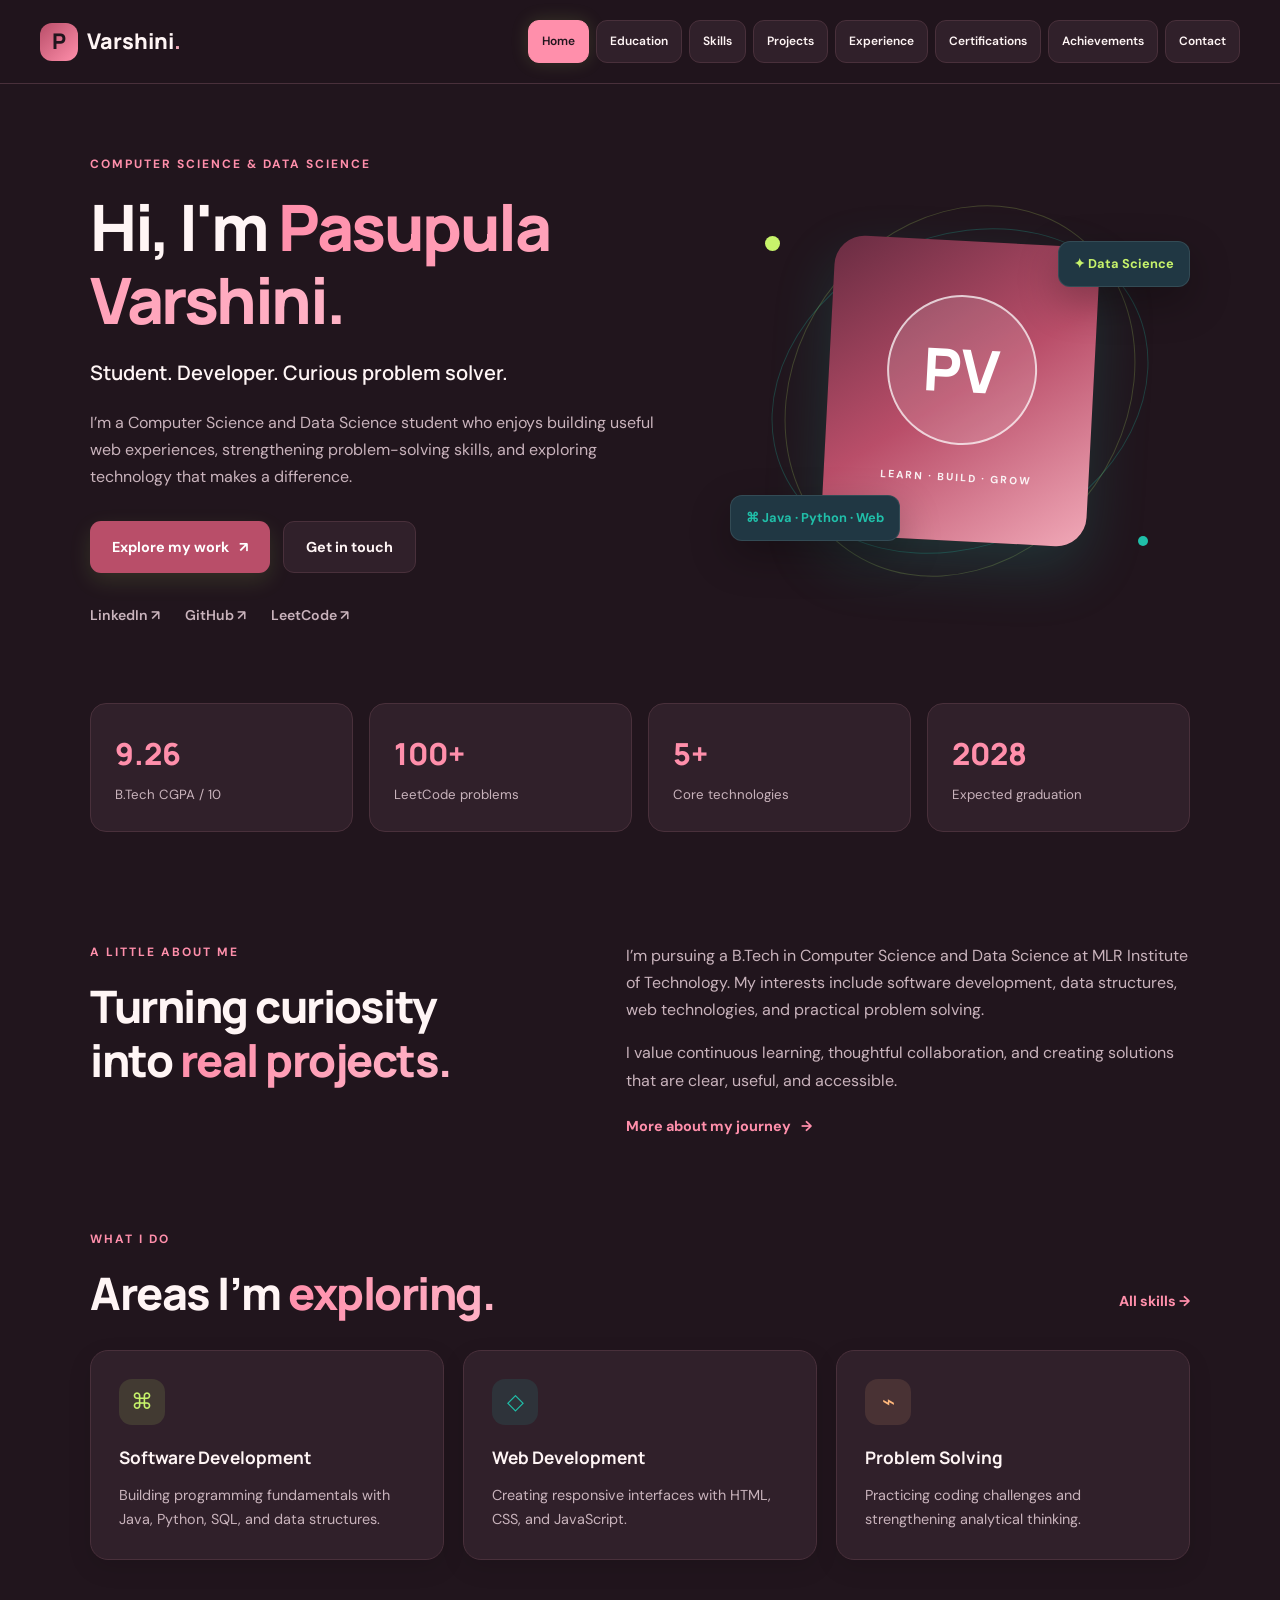
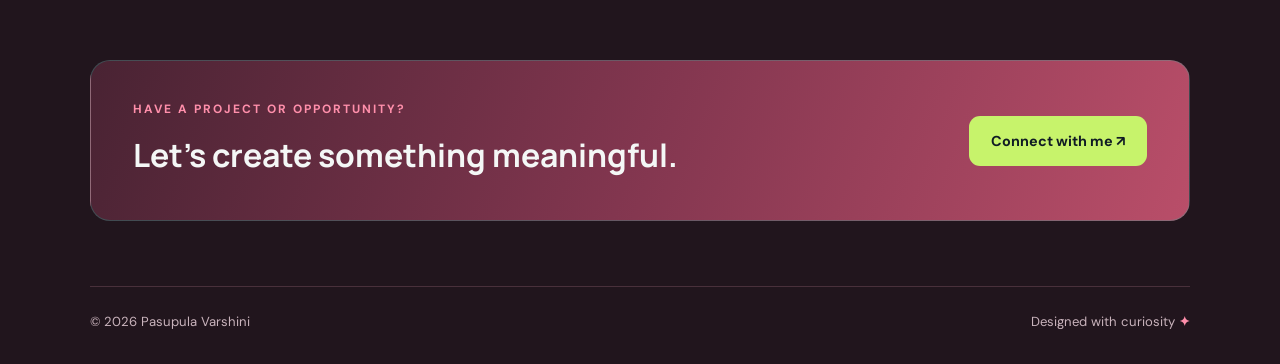
<file: index.html>
<!DOCTYPE html>
<html lang="en">
<head>
  <meta charset="UTF-8">
  <meta name="viewport" content="width=device-width, initial-scale=1.0">
  <meta name="description" content="Pasupula Varshini's portfolio — Computer Science and Data Science student, developer and problem solver.">
  <title>Pasupula Varshini | Portfolio</title>
  <link rel="preconnect" href="https://fonts.googleapis.com">
  <link rel="preconnect" href="https://fonts.gstatic.com" crossorigin>
  <link href="https://fonts.googleapis.com/css2?family=DM+Sans:wght@400;500;600;700&family=Manrope:wght@400;500;600;700;800&display=swap" rel="stylesheet">
  <link rel="stylesheet" href="style.css">
</head>
<body>
  <header class="site-header">
    <a class="brand" href="index.html"><span class="brand-mark">P</span> Varshini<span class="brand-dot">.</span></a>
    <button class="menu-toggle" aria-label="Toggle navigation" aria-expanded="false">☰</button>
    <nav class="nav-links" aria-label="Main navigation">
      <a class="active" href="index.html">Home</a><a href="education.html">Education</a>
      <a href="skills.html">Skills</a><a href="projects.html">Projects</a>
      <a href="experience.html">Experience</a><a href="certificates.html">Certifications</a>
      <a href="achievements.html">Achievements</a><a href="contact.html" class="nav-cta">Contact</a>
    </nav>
  </header>

  <main>
    <section class="hero section-wrap">
      <div class="hero-copy">
        <p class="eyebrow"><span class="status-dot"></span> COMPUTER SCIENCE &amp; DATA SCIENCE</p>
        <h1>Hi, I'm <span class="gradient-text">Pasupula Varshini.</span></h1>
        <h2>Student. Developer. Curious problem solver.</h2>
        <p class="hero-description">I’m a Computer Science and Data Science student who enjoys building useful web experiences, strengthening problem-solving skills, and exploring technology that makes a difference.</p>
        <div class="hero-actions">
          <a class="button button-primary" href="projects.html">Explore my work <span>↗</span></a>
          <a class="button button-secondary" href="contact.html">Get in touch</a>
        </div>
        <div class="social-row">
          <a href="https://linkedin.com/in/p-varshini-69ab8b344" target="_blank" rel="noopener noreferrer">LinkedIn ↗</a>
          <a href="https://github.com/PasupulaVarshini" target="_blank" rel="noopener noreferrer">GitHub ↗</a>
          <a href="https://leetcode.com/u/varshini_p0204/" target="_blank" rel="noopener noreferrer">LeetCode ↗</a>
        </div>
      </div>
      <div class="hero-visual">
        <div class="orbit orbit-one"></div><div class="orbit orbit-two"></div>
        <div class="avatar-card">
          <div class="avatar-initials">PV</div>
          <span class="avatar-caption">LEARN · BUILD · GROW</span>
        </div>
        <div class="floating-chip chip-top">✦ Data Science</div>
        <div class="floating-chip chip-bottom">⌘ Java · Python · Web</div>
        <span class="decor decor-a"></span><span class="decor decor-b"></span>
      </div>
    </section>

    <section class="quick-stats section-wrap">
      <div class="stat-card"><strong>9.26</strong><span>B.Tech CGPA / 10</span></div>
      <div class="stat-card"><strong>100+</strong><span>LeetCode problems</span></div>
      <div class="stat-card"><strong>5+</strong><span>Core technologies</span></div>
      <div class="stat-card"><strong>2028</strong><span>Expected graduation</span></div>
    </section>

    <section class="section-wrap intro-grid">
      <div><p class="eyebrow">A LITTLE ABOUT ME</p><h2 class="section-heading">Turning curiosity<br>into <span class="gradient-text">real projects.</span></h2></div>
      <div class="intro-text"><p>I’m pursuing a B.Tech in Computer Science and Data Science at MLR Institute of Technology. My interests include software development, data structures, web technologies, and practical problem solving.</p><p>I value continuous learning, thoughtful collaboration, and creating solutions that are clear, useful, and accessible.</p><a class="text-link" href="education.html">More about my journey <span>→</span></a></div>
    </section>

    <section class="section-wrap feature-section">
      <div class="section-top"><div><p class="eyebrow">WHAT I DO</p><h2 class="section-heading">Areas I’m <span class="gradient-text">exploring.</span></h2></div><a class="text-link" href="skills.html">All skills →</a></div>
      <div class="feature-grid">
        <article class="feature-card"><div class="feature-icon icon-purple">⌘</div><h3>Software Development</h3><p>Building programming fundamentals with Java, Python, SQL, and data structures.</p></article>
        <article class="feature-card"><div class="feature-icon icon-cyan">◇</div><h3>Web Development</h3><p>Creating responsive interfaces with HTML, CSS, and JavaScript.</p></article>
        <article class="feature-card"><div class="feature-icon icon-orange">⌁</div><h3>Problem Solving</h3><p>Practicing coding challenges and strengthening analytical thinking.</p></article>
      </div>
    </section>

    <section class="cta-band section-wrap"><div><p class="eyebrow">HAVE A PROJECT OR OPPORTUNITY?</p><h2>Let’s create something meaningful.</h2></div><a class="button button-light" href="contact.html">Connect with me ↗</a></section>
  </main>
  <footer class="site-footer"><span>© 2026 Pasupula Varshini</span><span>Designed with curiosity <b>✦</b></span></footer>
  <script src="script.js"></script>
</body>
</html>
</file>
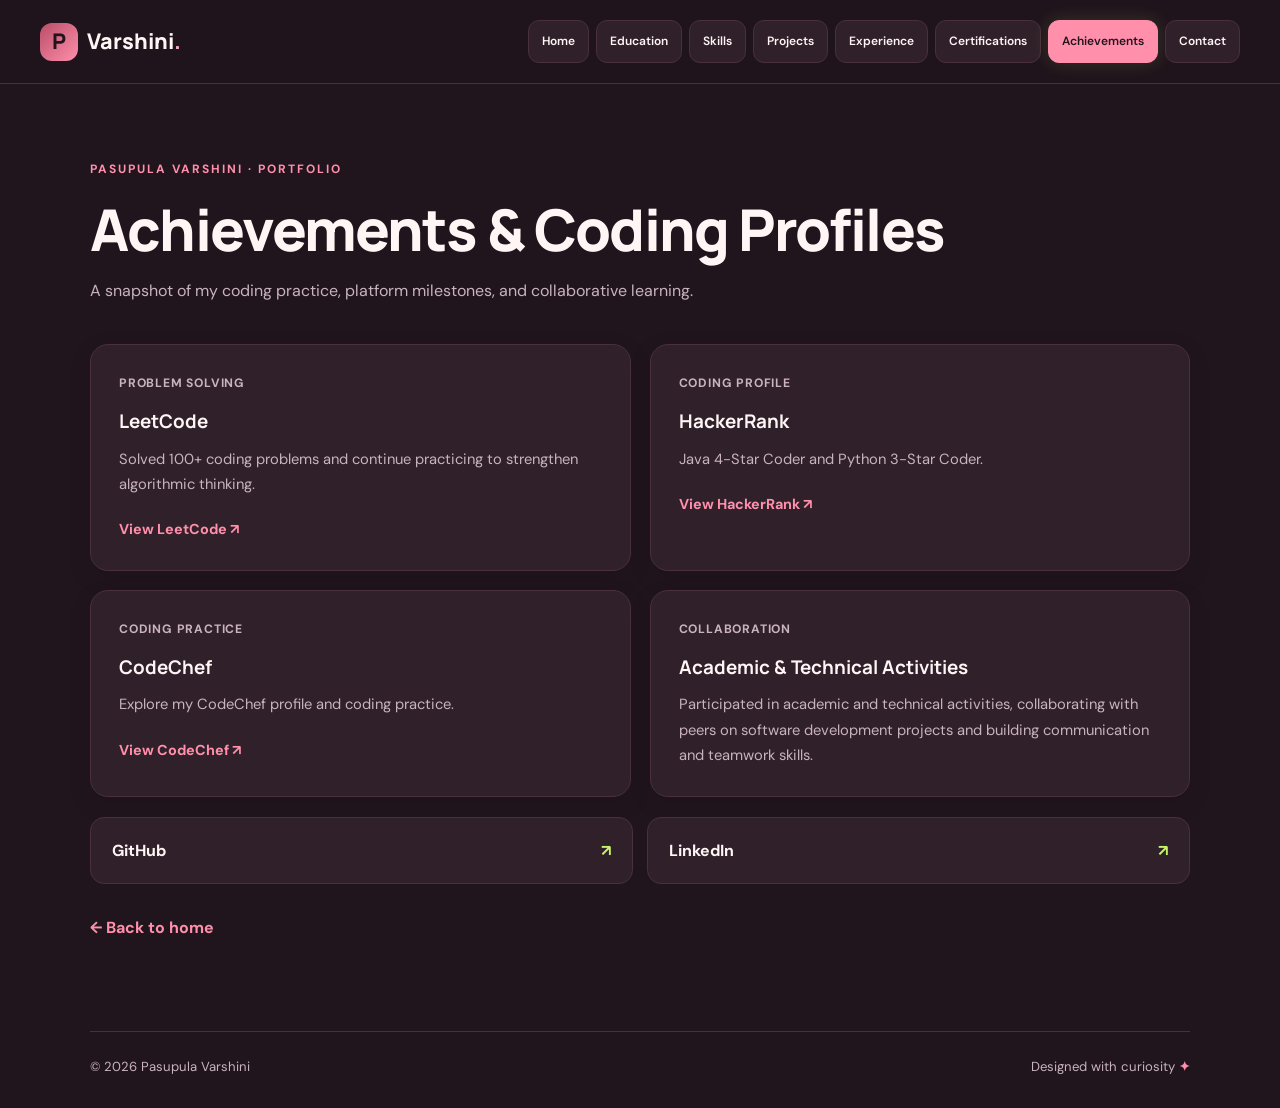
<file: achievements.html>
<!DOCTYPE html>
<html lang="en"><head>
<meta charset="UTF-8"><meta name="viewport" content="width=device-width, initial-scale=1.0">
<title>Achievements & Coding Profiles | Pasupula Varshini</title>
<link rel="preconnect" href="https://fonts.googleapis.com"><link rel="preconnect" href="https://fonts.gstatic.com" crossorigin>
<link href="https://fonts.googleapis.com/css2?family=DM+Sans:wght@400;500;600;700&family=Manrope:wght@400;500;600;700;800&display=swap" rel="stylesheet">
<link rel="stylesheet" href="style.css"></head><body>
<header class="site-header"><a class="brand" href="index.html"><span class="brand-mark">P</span> Varshini<span class="brand-dot">.</span></a>
<button class="menu-toggle" aria-label="Toggle navigation" aria-expanded="false">☰</button>
<nav class="nav-links" aria-label="Main navigation"><a href="index.html">Home</a><a href="education.html">Education</a><a href="skills.html">Skills</a><a href="projects.html">Projects</a><a href="experience.html">Experience</a><a href="certificates.html">Certifications</a><a href="achievements.html">Achievements</a><a class="nav-cta" href="contact.html">Contact</a></nav></header>
<main><section class="section-wrap page-hero"><p class="eyebrow">PASUPULA VARSHINI · PORTFOLIO</p><h1>Achievements & Coding Profiles</h1><p>A snapshot of my coding practice, platform milestones, and collaborative learning.</p></section>
<section class="section-wrap page-content">
<div class="card-grid">
<article class="content-card"><p class="meta">PROBLEM SOLVING</p><h2>LeetCode</h2><p>Solved 100+ coding problems and continue practicing to strengthen algorithmic thinking.</p><a class="text-link" href="https://leetcode.com/u/varshini_p0204/" target="_blank" rel="noopener noreferrer">View LeetCode ↗</a></article>
<article class="content-card"><p class="meta">CODING PROFILE</p><h2>HackerRank</h2><p>Java 4-Star Coder and Python 3-Star Coder.</p><a class="text-link" href="https://www.hackerrank.com/profile/24r21a6750" target="_blank" rel="noopener noreferrer">View HackerRank ↗</a></article>
<article class="content-card"><p class="meta">CODING PRACTICE</p><h2>CodeChef</h2><p>Explore my CodeChef profile and coding practice.</p><a class="text-link" href="https://www.codechef.com/users/varshini_p2102" target="_blank" rel="noopener noreferrer">View CodeChef ↗</a></article>
<article class="content-card"><p class="meta">COLLABORATION</p><h2>Academic &amp; Technical Activities</h2><p>Participated in academic and technical activities, collaborating with peers on software development projects and building communication and teamwork skills.</p></article>
</div>
<div class="profile-links" style="margin-top:20px"><a class="profile-link" href="https://github.com/PasupulaVarshini" target="_blank" rel="noopener noreferrer">GitHub <span>↗</span></a><a class="profile-link" href="https://linkedin.com/in/p-varshini-69ab8b344" target="_blank" rel="noopener noreferrer">LinkedIn <span>↗</span></a></div><a class="back-link" href="index.html">← Back to home</a></section></main>
<footer class="site-footer"><span>© 2026 Pasupula Varshini</span><span>Designed with curiosity <b>✦</b></span></footer><script src="script.js"></script></body></html>
</file>
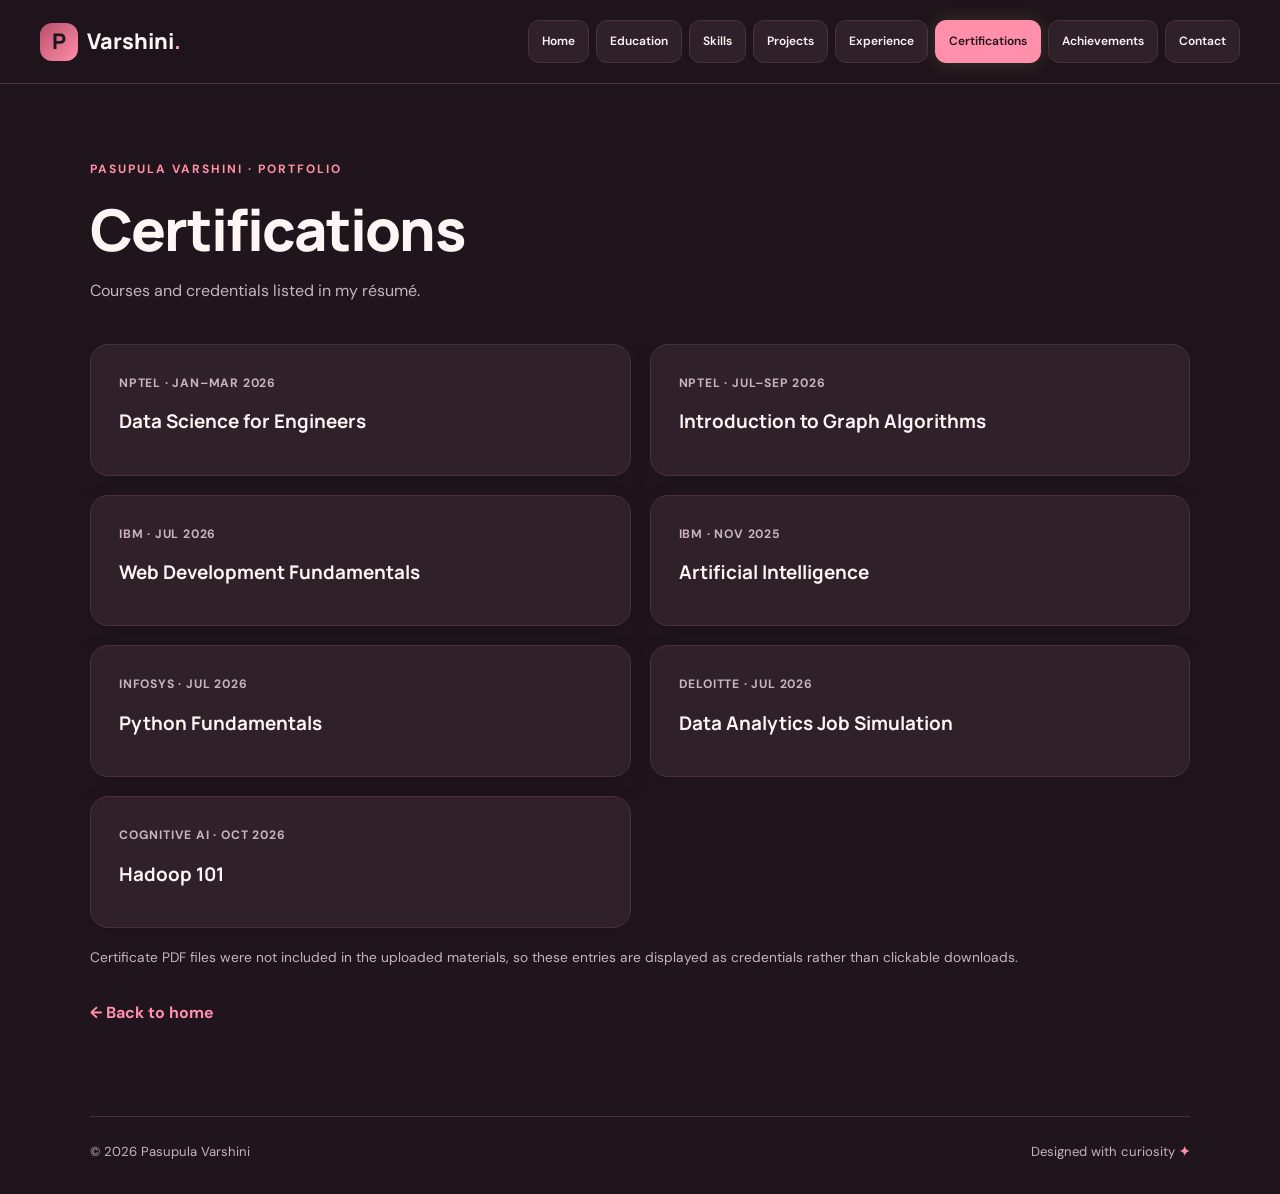
<file: certificates.html>
<!DOCTYPE html>
<html lang="en"><head>
<meta charset="UTF-8"><meta name="viewport" content="width=device-width, initial-scale=1.0">
<title>Certifications | Pasupula Varshini</title>
<link rel="preconnect" href="https://fonts.googleapis.com"><link rel="preconnect" href="https://fonts.gstatic.com" crossorigin>
<link href="https://fonts.googleapis.com/css2?family=DM+Sans:wght@400;500;600;700&family=Manrope:wght@400;500;600;700;800&display=swap" rel="stylesheet">
<link rel="stylesheet" href="style.css"></head><body>
<header class="site-header"><a class="brand" href="index.html"><span class="brand-mark">P</span> Varshini<span class="brand-dot">.</span></a>
<button class="menu-toggle" aria-label="Toggle navigation" aria-expanded="false">☰</button>
<nav class="nav-links" aria-label="Main navigation"><a href="index.html">Home</a><a href="education.html">Education</a><a href="skills.html">Skills</a><a href="projects.html">Projects</a><a href="experience.html">Experience</a><a href="certificates.html">Certifications</a><a href="achievements.html">Achievements</a><a class="nav-cta" href="contact.html">Contact</a></nav></header>
<main><section class="section-wrap page-hero"><p class="eyebrow">PASUPULA VARSHINI · PORTFOLIO</p><h1>Certifications</h1><p>Courses and credentials listed in my résumé.</p></section>
<section class="section-wrap page-content">
<div class="card-grid">
<article class="content-card"><p class="meta">NPTEL · JAN–MAR 2026</p><h2>Data Science for Engineers</h2></article>
<article class="content-card"><p class="meta">NPTEL · JUL–SEP 2026</p><h2>Introduction to Graph Algorithms</h2></article>
<article class="content-card"><p class="meta">IBM · JUL 2026</p><h2>Web Development Fundamentals</h2></article>
<article class="content-card"><p class="meta">IBM · NOV 2025</p><h2>Artificial Intelligence</h2></article>
<article class="content-card"><p class="meta">INFOSYS · JUL 2026</p><h2>Python Fundamentals</h2></article>
<article class="content-card"><p class="meta">DELOITTE · JUL 2026</p><h2>Data Analytics Job Simulation</h2></article>
<article class="content-card"><p class="meta">COGNITIVE AI · OCT 2026</p><h2>Hadoop 101</h2></article>
</div>
<p style="margin-top:18px;color:var(--muted);font-size:.86rem">Certificate PDF files were not included in the uploaded materials, so these entries are displayed as credentials rather than clickable downloads.</p><a class="back-link" href="index.html">← Back to home</a></section></main>
<footer class="site-footer"><span>© 2026 Pasupula Varshini</span><span>Designed with curiosity <b>✦</b></span></footer><script src="script.js"></script></body></html>
</file>
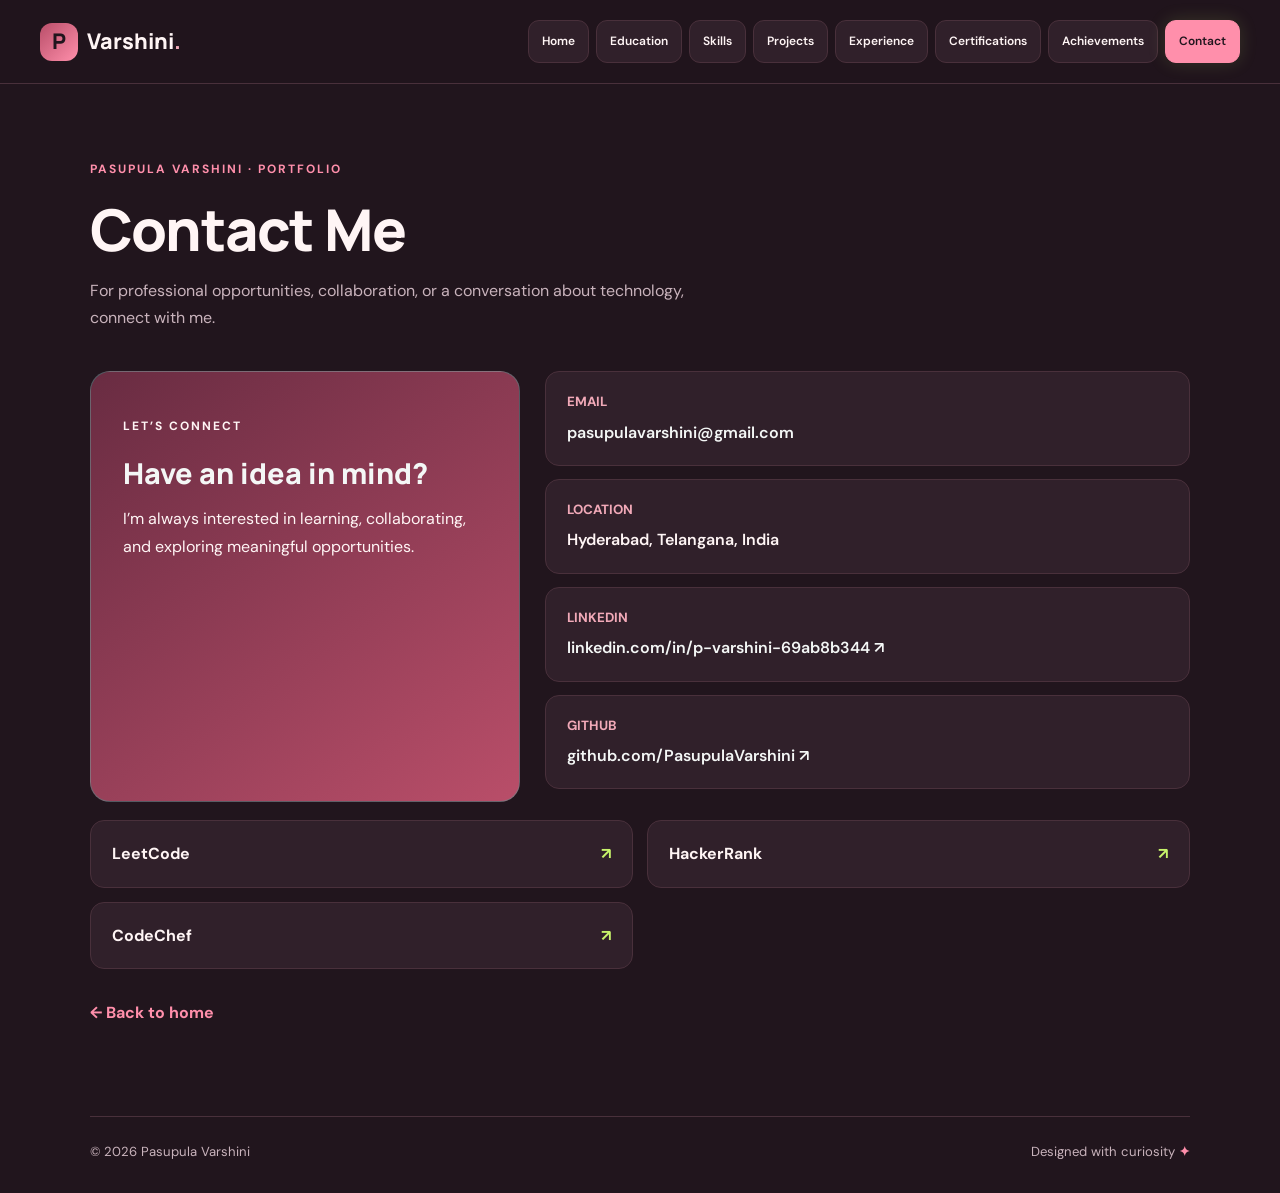
<file: contact.html>
<!DOCTYPE html>
<html lang="en"><head>
<meta charset="UTF-8"><meta name="viewport" content="width=device-width, initial-scale=1.0">
<title>Contact Me | Pasupula Varshini</title>
<link rel="preconnect" href="https://fonts.googleapis.com"><link rel="preconnect" href="https://fonts.gstatic.com" crossorigin>
<link href="https://fonts.googleapis.com/css2?family=DM+Sans:wght@400;500;600;700&family=Manrope:wght@400;500;600;700;800&display=swap" rel="stylesheet">
<link rel="stylesheet" href="style.css"></head><body>
<header class="site-header"><a class="brand" href="index.html"><span class="brand-mark">P</span> Varshini<span class="brand-dot">.</span></a>
<button class="menu-toggle" aria-label="Toggle navigation" aria-expanded="false">☰</button>
<nav class="nav-links" aria-label="Main navigation"><a href="index.html">Home</a><a href="education.html">Education</a><a href="skills.html">Skills</a><a href="projects.html">Projects</a><a href="experience.html">Experience</a><a href="certificates.html">Certifications</a><a href="achievements.html">Achievements</a><a class="nav-cta" href="contact.html">Contact</a></nav></header>
<main><section class="section-wrap page-hero"><p class="eyebrow">PASUPULA VARSHINI · PORTFOLIO</p><h1>Contact Me</h1><p>For professional opportunities, collaboration, or a conversation about technology, connect with me.</p></section>
<section class="section-wrap page-content">
<div class="contact-layout">
<div class="contact-panel"><p class="eyebrow">LET’S CONNECT</p><h2 style="font:800 1.8rem Manrope,sans-serif">Have an idea in mind?</h2><p>I’m always interested in learning, collaborating, and exploring meaningful opportunities.</p></div>
<div>
<div class="contact-detail"><small>EMAIL</small><a href="mailto:pasupulavarshini@gmail.com">pasupulavarshini@gmail.com</a></div>
<div class="contact-detail"><small>LOCATION</small><strong>Hyderabad, Telangana, India</strong></div>
<div class="contact-detail"><small>LINKEDIN</small><a href="https://linkedin.com/in/p-varshini-69ab8b344" target="_blank" rel="noopener noreferrer">linkedin.com/in/p-varshini-69ab8b344 ↗</a></div>
<div class="contact-detail"><small>GITHUB</small><a href="https://github.com/PasupulaVarshini" target="_blank" rel="noopener noreferrer">github.com/PasupulaVarshini ↗</a></div>
</div></div>
<div class="profile-links" style="margin-top:18px"><a class="profile-link" href="https://leetcode.com/u/varshini_p0204/" target="_blank" rel="noopener noreferrer">LeetCode <span>↗</span></a><a class="profile-link" href="https://www.hackerrank.com/profile/24r21a6750" target="_blank" rel="noopener noreferrer">HackerRank <span>↗</span></a><a class="profile-link" href="https://www.codechef.com/users/varshini_p2102" target="_blank" rel="noopener noreferrer">CodeChef <span>↗</span></a></div><a class="back-link" href="index.html">← Back to home</a></section></main>
<footer class="site-footer"><span>© 2026 Pasupula Varshini</span><span>Designed with curiosity <b>✦</b></span></footer><script src="script.js"></script></body></html>
</file>
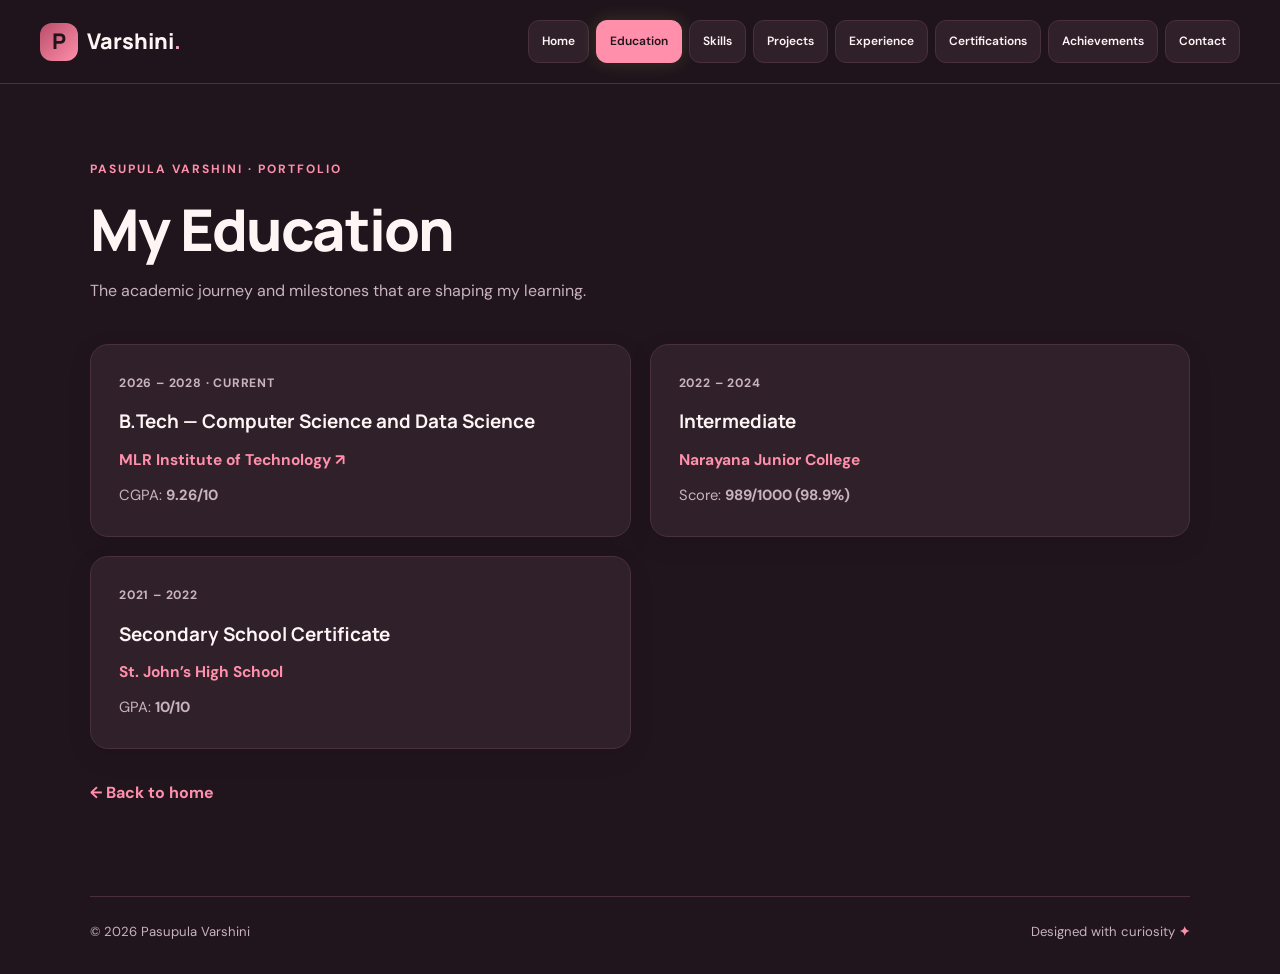
<file: education.html>
<!DOCTYPE html>
<html lang="en"><head>
<meta charset="UTF-8"><meta name="viewport" content="width=device-width, initial-scale=1.0">
<title>My Education | Pasupula Varshini</title>
<link rel="preconnect" href="https://fonts.googleapis.com"><link rel="preconnect" href="https://fonts.gstatic.com" crossorigin>
<link href="https://fonts.googleapis.com/css2?family=DM+Sans:wght@400;500;600;700&family=Manrope:wght@400;500;600;700;800&display=swap" rel="stylesheet">
<link rel="stylesheet" href="style.css"></head><body>
<header class="site-header"><a class="brand" href="index.html"><span class="brand-mark">P</span> Varshini<span class="brand-dot">.</span></a>
<button class="menu-toggle" aria-label="Toggle navigation" aria-expanded="false">☰</button>
<nav class="nav-links" aria-label="Main navigation"><a href="index.html">Home</a><a href="education.html">Education</a><a href="skills.html">Skills</a><a href="projects.html">Projects</a><a href="experience.html">Experience</a><a href="certificates.html">Certifications</a><a href="achievements.html">Achievements</a><a class="nav-cta" href="contact.html">Contact</a></nav></header>
<main><section class="section-wrap page-hero"><p class="eyebrow">PASUPULA VARSHINI · PORTFOLIO</p><h1>My Education</h1><p>The academic journey and milestones that are shaping my learning.</p></section>
<section class="section-wrap page-content">
<div class="card-grid">
<article class="content-card"><p class="meta">2026 – 2028 · CURRENT</p><h2>B.Tech — Computer Science and Data Science</h2><h3>
    <a href="https://mlrit.ac.in/"
       target="_blank"
       rel="noopener noreferrer">
        MLR Institute of Technology ↗
    </a>
</h3><p>CGPA: <strong>9.26/10</strong></p></article>
<article class="content-card"><p class="meta">2022 – 2024</p><h2>Intermediate</h2><h3>Narayana Junior College</h3><p>Score: <strong>989/1000 (98.9%)</strong></p></article>
<article class="content-card"><p class="meta">2021 – 2022</p><h2>Secondary School Certificate</h2><h3>St. John’s High School</h3><p>GPA: <strong>10/10</strong></p></article>
</div><a class="back-link" href="index.html">← Back to home</a></section></main>
<footer class="site-footer"><span>© 2026 Pasupula Varshini</span><span>Designed with curiosity <b>✦</b></span></footer><script src="script.js"></script></body></html>
</file>
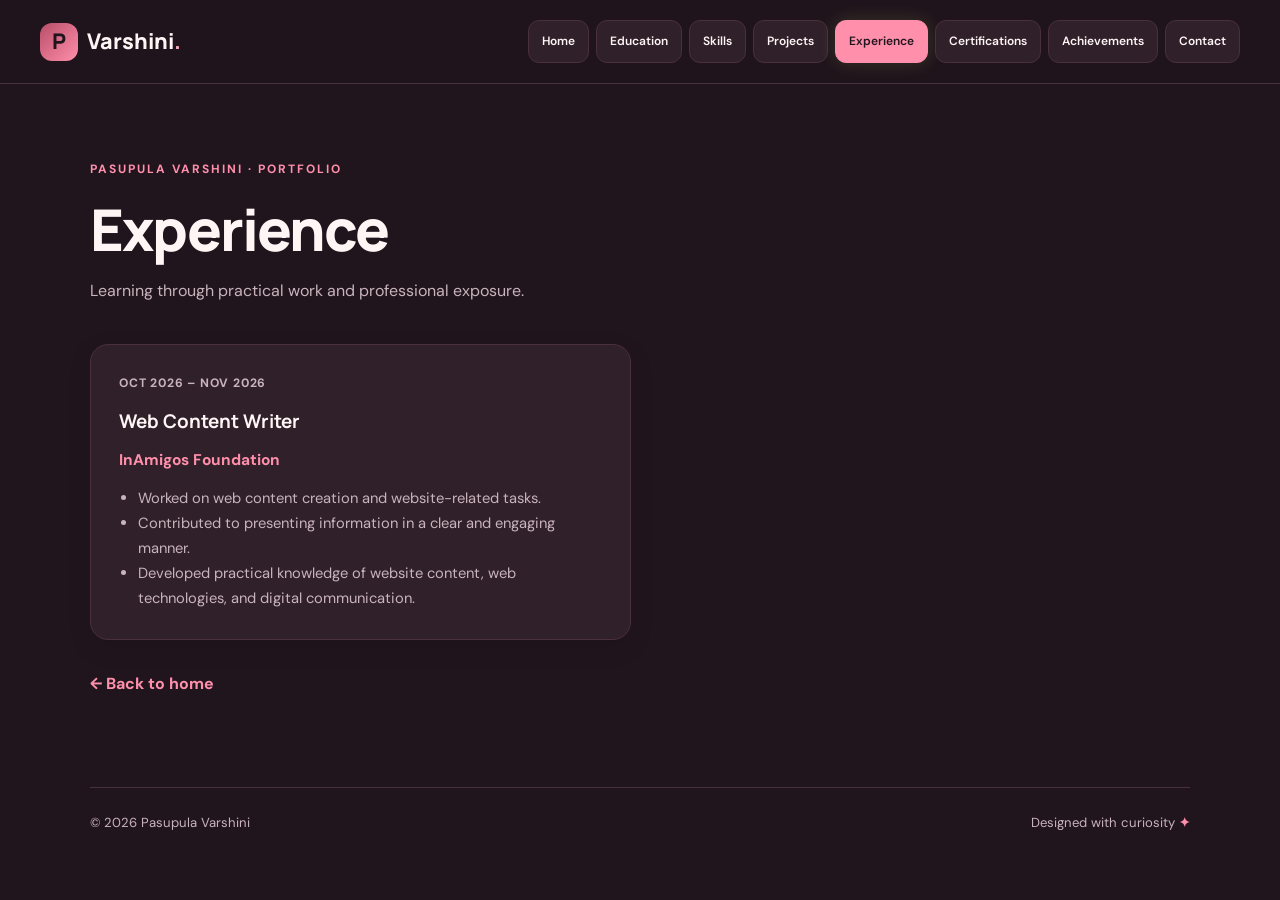
<file: experience.html>
<!DOCTYPE html>
<html lang="en"><head>
<meta charset="UTF-8"><meta name="viewport" content="width=device-width, initial-scale=1.0">
<title>Experience | Pasupula Varshini</title>
<link rel="preconnect" href="https://fonts.googleapis.com"><link rel="preconnect" href="https://fonts.gstatic.com" crossorigin>
<link href="https://fonts.googleapis.com/css2?family=DM+Sans:wght@400;500;600;700&family=Manrope:wght@400;500;600;700;800&display=swap" rel="stylesheet">
<link rel="stylesheet" href="style.css"></head><body>
<header class="site-header"><a class="brand" href="index.html"><span class="brand-mark">P</span> Varshini<span class="brand-dot">.</span></a>
<button class="menu-toggle" aria-label="Toggle navigation" aria-expanded="false">☰</button>
<nav class="nav-links" aria-label="Main navigation"><a href="index.html">Home</a><a href="education.html">Education</a><a href="skills.html">Skills</a><a href="projects.html">Projects</a><a href="experience.html">Experience</a><a href="certificates.html">Certifications</a><a href="achievements.html">Achievements</a><a class="nav-cta" href="contact.html">Contact</a></nav></header>
<main><section class="section-wrap page-hero"><p class="eyebrow">PASUPULA VARSHINI · PORTFOLIO</p><h1>Experience</h1><p>Learning through practical work and professional exposure.</p></section>
<section class="section-wrap page-content">
<div class="card-grid">
<article class="content-card"><p class="meta">OCT 2026 – NOV 2026</p><h2>Web Content Writer</h2><h3>InAmigos Foundation</h3><ul><li>Worked on web content creation and website-related tasks.</li><li>Contributed to presenting information in a clear and engaging manner.</li><li>Developed practical knowledge of website content, web technologies, and digital communication.</li></ul></article>
</div><a class="back-link" href="index.html">← Back to home</a></section></main>
<footer class="site-footer"><span>© 2026 Pasupula Varshini</span><span>Designed with curiosity <b>✦</b></span></footer><script src="script.js"></script></body></html>
</file>
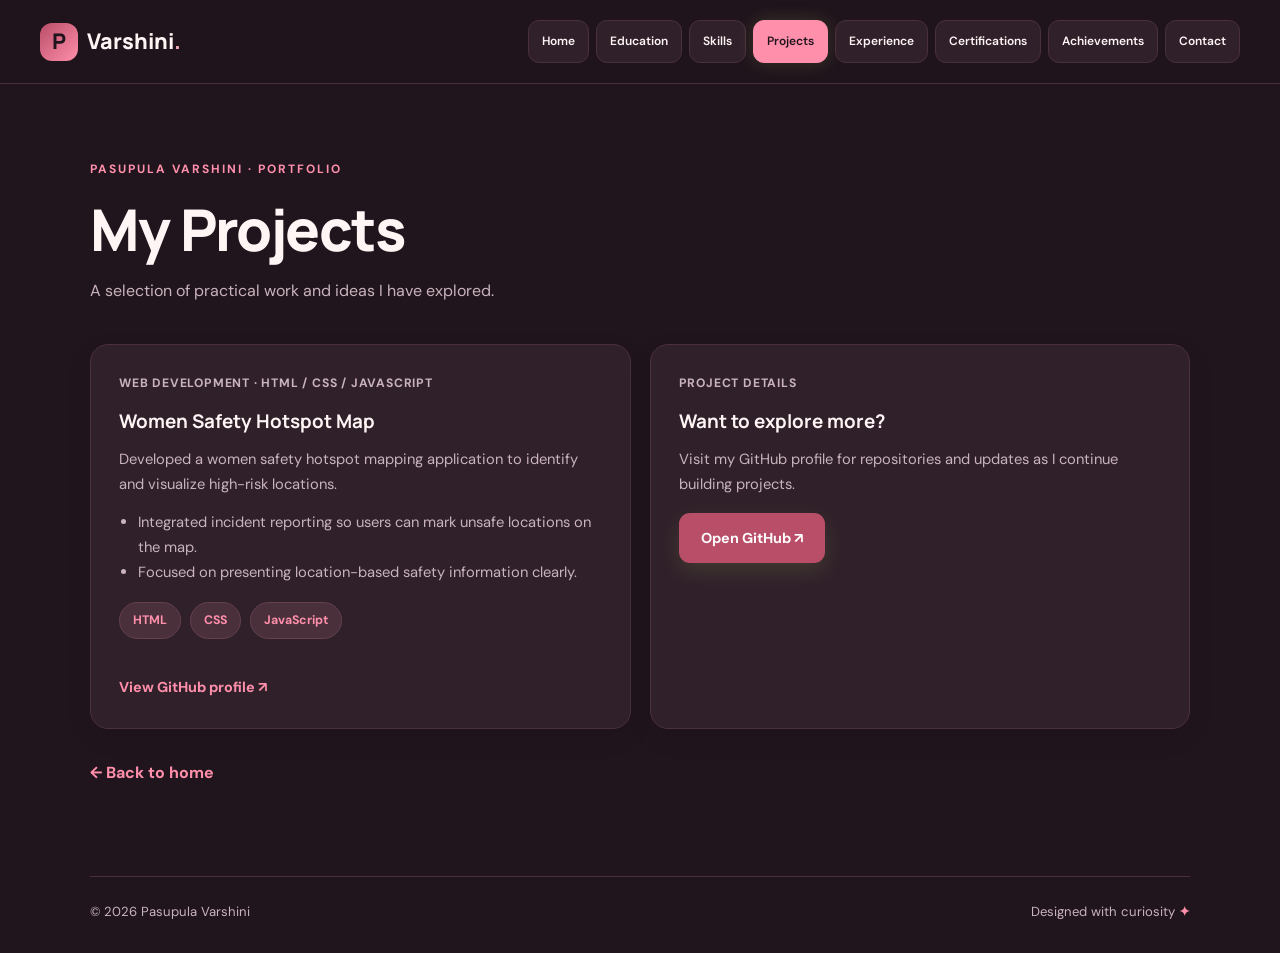
<file: projects.html>
<!DOCTYPE html>
<html lang="en"><head>
<meta charset="UTF-8"><meta name="viewport" content="width=device-width, initial-scale=1.0">
<title>My Projects | Pasupula Varshini</title>
<link rel="preconnect" href="https://fonts.googleapis.com"><link rel="preconnect" href="https://fonts.gstatic.com" crossorigin>
<link href="https://fonts.googleapis.com/css2?family=DM+Sans:wght@400;500;600;700&family=Manrope:wght@400;500;600;700;800&display=swap" rel="stylesheet">
<link rel="stylesheet" href="style.css"></head><body>
<header class="site-header"><a class="brand" href="index.html"><span class="brand-mark">P</span> Varshini<span class="brand-dot">.</span></a>
<button class="menu-toggle" aria-label="Toggle navigation" aria-expanded="false">☰</button>
<nav class="nav-links" aria-label="Main navigation"><a href="index.html">Home</a><a href="education.html">Education</a><a href="skills.html">Skills</a><a href="projects.html">Projects</a><a href="experience.html">Experience</a><a href="certificates.html">Certifications</a><a href="achievements.html">Achievements</a><a class="nav-cta" href="contact.html">Contact</a></nav></header>
<main><section class="section-wrap page-hero"><p class="eyebrow">PASUPULA VARSHINI · PORTFOLIO</p><h1>My Projects</h1><p>A selection of practical work and ideas I have explored.</p></section>
<section class="section-wrap page-content">
<div class="card-grid">
<article class="content-card"><p class="meta">WEB DEVELOPMENT · HTML / CSS / JAVASCRIPT</p><h2>Women Safety Hotspot Map</h2><p>Developed a women safety hotspot mapping application to identify and visualize high-risk locations.</p><ul><li>Integrated incident reporting so users can mark unsafe locations on the map.</li><li>Focused on presenting location-based safety information clearly.</li></ul><div class="tag-list"><span>HTML</span><span>CSS</span><span>JavaScript</span></div><p style="margin-top:16px"><a class="text-link" href="https://github.com/PasupulaVarshini" target="_blank" rel="noopener noreferrer">View GitHub profile ↗</a></p></article>
<article class="content-card"><p class="meta">PROJECT DETAILS</p><h2>Want to explore more?</h2><p>Visit my GitHub profile for repositories and updates as I continue building projects.</p><a class="button button-primary" style="margin-top:16px" href="https://github.com/PasupulaVarshini" target="_blank" rel="noopener noreferrer">Open GitHub ↗</a></article>
</div><a class="back-link" href="index.html">← Back to home</a></section></main>
<footer class="site-footer"><span>© 2026 Pasupula Varshini</span><span>Designed with curiosity <b>✦</b></span></footer><script src="script.js"></script></body></html>
</file>
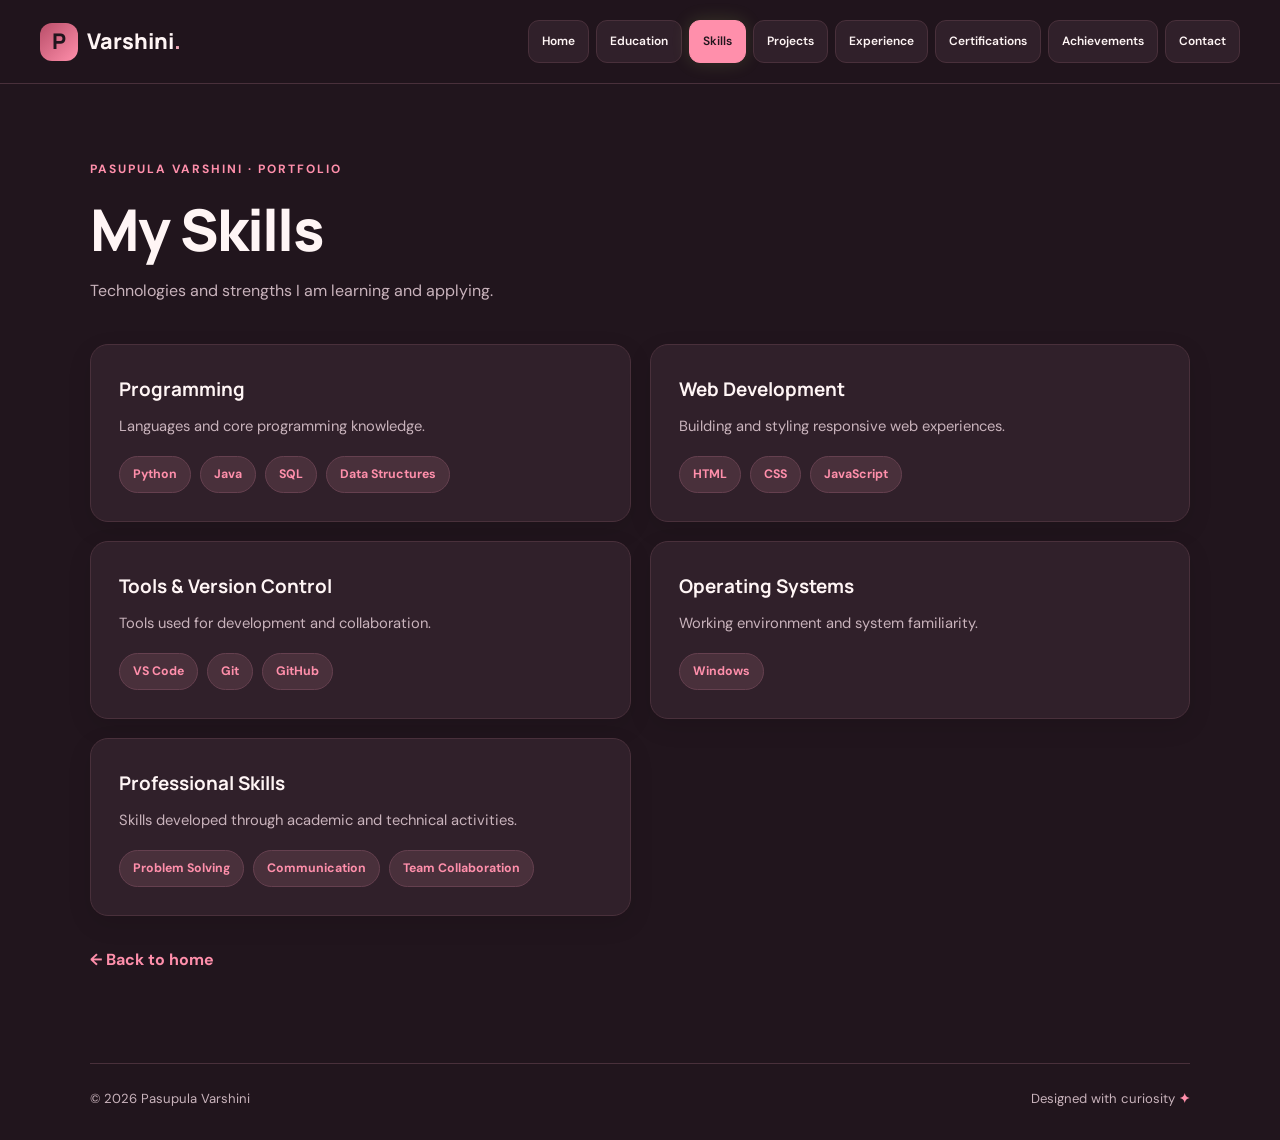
<file: skills.html>
<!DOCTYPE html>
<html lang="en"><head>
<meta charset="UTF-8"><meta name="viewport" content="width=device-width, initial-scale=1.0">
<title>My Skills | Pasupula Varshini</title>
<link rel="preconnect" href="https://fonts.googleapis.com"><link rel="preconnect" href="https://fonts.gstatic.com" crossorigin>
<link href="https://fonts.googleapis.com/css2?family=DM+Sans:wght@400;500;600;700&family=Manrope:wght@400;500;600;700;800&display=swap" rel="stylesheet">
<link rel="stylesheet" href="style.css"></head><body>
<header class="site-header"><a class="brand" href="index.html"><span class="brand-mark">P</span> Varshini<span class="brand-dot">.</span></a>
<button class="menu-toggle" aria-label="Toggle navigation" aria-expanded="false">☰</button>
<nav class="nav-links" aria-label="Main navigation"><a href="index.html">Home</a><a href="education.html">Education</a><a href="skills.html">Skills</a><a href="projects.html">Projects</a><a href="experience.html">Experience</a><a href="certificates.html">Certifications</a><a href="achievements.html">Achievements</a><a class="nav-cta" href="contact.html">Contact</a></nav></header>
<main><section class="section-wrap page-hero"><p class="eyebrow">PASUPULA VARSHINI · PORTFOLIO</p><h1>My Skills</h1><p>Technologies and strengths I am learning and applying.</p></section>
<section class="section-wrap page-content">
<div class="card-grid">
<article class="content-card"><h2>Programming</h2><p>Languages and core programming knowledge.</p><div class="tag-list"><span>Python</span><span>Java</span><span>SQL</span><span>Data Structures</span></div></article>
<article class="content-card"><h2>Web Development</h2><p>Building and styling responsive web experiences.</p><div class="tag-list"><span>HTML</span><span>CSS</span><span>JavaScript</span></div></article>
<article class="content-card"><h2>Tools &amp; Version Control</h2><p>Tools used for development and collaboration.</p><div class="tag-list"><span>VS Code</span><span>Git</span><span>GitHub</span></div></article>
<article class="content-card"><h2>Operating Systems</h2><p>Working environment and system familiarity.</p><div class="tag-list"><span>Windows</span></div></article>
<article class="content-card"><h2>Professional Skills</h2><p>Skills developed through academic and technical activities.</p><div class="tag-list"><span>Problem Solving</span><span>Communication</span><span>Team Collaboration</span></div></article>
</div><a class="back-link" href="index.html">← Back to home</a></section></main>
<footer class="site-footer"><span>© 2026 Pasupula Varshini</span><span>Designed with curiosity <b>✦</b></span></footer><script src="script.js"></script></body></html>
</file>
<file: style.css>
/* ==================================================
   PASUPULA VARSHINI
   MIDNIGHT TEAL + ELECTRIC GREEN
   Professional Developer Portfolio
================================================== */

/* ---------- COLOR SYSTEM ---------- */

:root {
    --bg: #101B24;
    --bg-secondary: #14232D;
    --surface: #192C37;
    --surface-light: #203743;

    --primary: #20BFA9;
    --primary-dark: #159C8A;
    --accent: #C7F36B;
    --accent-soft: rgba(199, 243, 107, 0.12);

    --text: #F4F7F6;
    --muted: #A0B1B8;
    --border: rgba(180, 210, 205, 0.13);

    --shadow: 0 15px 45px rgba(0, 0, 0, 0.22);
    --radius: 18px;
}

/* ---------- GLOBAL ---------- */

* {
    margin: 0;
    padding: 0;
    box-sizing: border-box;
}

html {
    scroll-behavior: smooth;
    scroll-padding-top: 100px;
}

body {
    font-family: "DM Sans", sans-serif;
    color: var(--text);
    background:
        radial-gradient(
            ellipse at 85% 5%,
            rgba(32, 191, 169, 0.09),
            transparent 35%
        ),
        var(--bg);
    line-height: 1.7;
    overflow-x: hidden;
}

a {
    color: inherit;
    text-decoration: none;
}

button {
    font-family: inherit;
}

::selection {
    background: var(--accent);
    color: var(--bg);
}

/* ---------- NAVIGATION ---------- */

.site-header {
    width: 100%;
    min-height: 84px;
    padding: 14px max(28px, calc((100% - 1200px) / 2));

    display: flex;
    align-items: center;
    justify-content: space-between;
    gap: 20px;

    position: sticky;
    top: 0;
    z-index: 1000;

    background: rgba(16, 27, 36, 0.92);
    backdrop-filter: blur(18px);
    -webkit-backdrop-filter: blur(18px);

    border-bottom: 1px solid var(--border);

    transition: box-shadow .3s ease;
}

.site-header.scrolled {
    box-shadow: 0 8px 30px rgba(0, 0, 0, .25);
}

/* Logo */

.brand {
    display: inline-flex;
    align-items: center;

    font-family: "Manrope", sans-serif;
    font-size: 1.35rem;
    font-weight: 800;
    color: var(--text);
    white-space: nowrap;
}

.brand-mark {
    display: inline-grid;
    place-items: center;

    width: 38px;
    height: 38px;
    margin-right: 9px;

    border-radius: 12px;

    color: var(--bg);
    background: linear-gradient(
        135deg,
        var(--primary),
        var(--accent)
    );
}

.brand-dot {
    color: var(--accent);
}

/* Navigation layout */

.nav-links {
    display: flex;
    align-items: center;
    justify-content: flex-end;
    gap: 7px;
}

/* ALL navigation buttons have the same default appearance */

.nav-links a,
.nav-links a.nav-cta {
    display: inline-flex;
    align-items: center;
    justify-content: center;

    padding: 10px 13px;

    border: 1px solid var(--border);
    border-radius: 11px;

    background: var(--surface);
    color: var(--text);

    font-size: 12px;
    font-weight: 600;
    white-space: nowrap;

    transition:
        color .25s ease,
        background .25s ease,
        border-color .25s ease,
        transform .25s ease,
        box-shadow .25s ease;
}

/* Hover effect */

.nav-links a:hover,
.nav-links a.nav-cta:hover {
    color: var(--bg);
    background: var(--accent);
    border-color: var(--accent);

    transform: translateY(-3px);

    box-shadow: 0 7px 20px rgba(199, 243, 107, .15);
}

/* Current page */

.nav-links a.active,
.nav-links a.nav-cta.active {
    color: var(--bg);
    background: var(--accent);
    border-color: var(--accent);

    box-shadow: 0 0 18px rgba(199, 243, 107, .15);
}

/* Contact has the SAME default style as other links */

.nav-links a.nav-cta {
    color: var(--text);
    background: var(--surface);
    border-color: var(--border);
}

/* Mobile menu icon */

.menu-toggle {
    display: none;

    width: 43px;
    height: 43px;

    border: 1px solid var(--border);
    border-radius: 11px;

    background: var(--surface);
    color: var(--accent);

    font-size: 23px;
    cursor: pointer;
}

/* ---------- COMMON LAYOUT ---------- */

.section-wrap {
    width: min(1100px, calc(100% - 48px));
    margin-inline: auto;
}

.eyebrow {
    color: var(--primary);

    font-size: .75rem;
    font-weight: 700;
    letter-spacing: 2px;

    margin-bottom: 17px;
}

.gradient-text {
    background: linear-gradient(
        100deg,
        var(--primary),
        var(--accent)
    );

    background-clip: text;
    -webkit-background-clip: text;
    color: transparent;
}

/* ---------- HOME HERO ---------- */

.hero {
    min-height: 590px;

    display: grid;
    grid-template-columns: 1.12fr .88fr;
    align-items: center;

    gap: 55px;
    padding-block: 70px 75px;
}

.hero h1 {
    font-family: "Manrope", sans-serif;
    font-size: clamp(2.7rem, 5vw, 4.4rem);
    font-weight: 800;
    line-height: 1.13;
    letter-spacing: -2.5px;
}

.hero h2 {
    margin-top: 20px;

    font-family: "Manrope", sans-serif;
    font-size: 1.25rem;
    font-weight: 600;
}

.hero-description {
    max-width: 570px;

    margin-top: 19px;

    color: var(--muted);
    font-size: 1rem;
}

.hero-actions {
    display: flex;
    flex-wrap: wrap;
    gap: 13px;

    margin-top: 30px;
}

/* ---------- BUTTONS ---------- */

.button {
    display: inline-flex;
    align-items: center;
    justify-content: center;
    gap: 10px;

    padding: 13px 22px;

    border-radius: 11px;

    font-size: .9rem;
    font-weight: 700;

    transition: all .3s ease;
}

.button:hover {
    transform: translateY(-4px);
}

.button-primary {
    color: var(--bg);
    background: var(--accent);

    box-shadow: 0 8px 22px rgba(199, 243, 107, .12);
}

.button-primary:hover {
    background: #D7FF83;
    box-shadow: 0 12px 28px rgba(199, 243, 107, .2);
}

.button-secondary {
    color: var(--text);
    background: var(--surface);
    border: 1px solid var(--border);
}

.button-secondary:hover {
    color: var(--accent);
    border-color: var(--primary);
}

/* Social links */

.social-row {
    display: flex;
    flex-wrap: wrap;
    gap: 25px;

    margin-top: 31px;

    color: var(--muted);
    font-size: .88rem;
    font-weight: 600;
}

.social-row a {
    transition: color .25s ease;
}

.social-row a:hover {
    color: var(--accent);
}

/* ---------- HERO VISUAL ---------- */

.hero-visual {
    position: relative;

    min-height: 390px;

    display: grid;
    place-items: center;
}

.avatar-card {
    position: relative;
    z-index: 2;

    width: 265px;
    height: 300px;

    border-radius: 30px;

    background: linear-gradient(
        145deg,
        #126D68,
        #20BFA9 60%,
        #C7F36B
    );

    box-shadow: 0 25px 60px rgba(32, 191, 169, .18);

    display: flex;
    flex-direction: column;
    align-items: center;
    justify-content: center;

    transform: rotate(3deg);

    animation: floatCard 6s ease-in-out infinite;
}

.avatar-initials {
    width: 150px;
    height: 150px;

    display: grid;
    place-items: center;

    border-radius: 50%;
    border: 2px solid rgba(255,255,255,.7);

    background: rgba(255,255,255,.13);

    color: white;

    font-family: "Manrope", sans-serif;
    font-size: 3.7rem;
    font-weight: 800;
}

.avatar-caption {
    margin-top: 24px;

    color: rgba(255,255,255,.9);

    font-size: .65rem;
    font-weight: 700;
    letter-spacing: 2px;
}

/* Orbit */

.orbit {
    position: absolute;
    border: 1px solid rgba(32, 191, 169, .25);
    border-radius: 50%;
}

.orbit-one {
    width: 390px;
    height: 310px;
    transform: rotate(-25deg);
}

.orbit-two {
    width: 330px;
    height: 390px;
    transform: rotate(35deg);
    border-color: rgba(199, 243, 107, .2);
}

/* Floating chips */

.floating-chip {
    position: absolute;
    z-index: 3;

    padding: 11px 15px;

    background: var(--surface-light);
    border: 1px solid var(--border);
    border-radius: 12px;

    box-shadow: var(--shadow);

    color: var(--accent);

    font-size: .8rem;
    font-weight: 700;

    animation: floatChip 5s ease-in-out infinite;
}

.chip-top {
    top: 45px;
    right: 0;
}

.chip-bottom {
    bottom: 45px;
    left: 0;

    color: var(--primary);
    animation-delay: 1s;
}

.decor {
    position: absolute;
    border-radius: 50%;
}

.decor-a {
    width: 15px;
    height: 15px;

    background: var(--accent);

    top: 40px;
    left: 35px;
}

.decor-b {
    width: 10px;
    height: 10px;

    background: var(--primary);

    bottom: 40px;
    right: 42px;
}

/* ---------- STATISTICS ---------- */

.quick-stats {
    display: grid;
    grid-template-columns: repeat(4, 1fr);
    gap: 16px;
}

.stat-card {
    padding: 24px;

    background: var(--surface);
    border: 1px solid var(--border);
    border-radius: 16px;

    transition: all .3s ease;
}

.stat-card:hover {
    transform: translateY(-6px);

    border-color: var(--primary);

    box-shadow: 0 12px 30px rgba(32,191,169,.08);
}

.stat-card strong {
    display: block;

    color: var(--accent);

    font-family: "Manrope", sans-serif;
    font-size: 1.9rem;
    font-weight: 800;
}

.stat-card span {
    color: var(--muted);
    font-size: .83rem;
}

/* ---------- ABOUT SECTION ---------- */

.intro-grid {
    display: grid;
    grid-template-columns: .9fr 1.1fr;
    gap: 75px;

    padding-block: 110px 90px;
}

.section-heading {
    font-family: "Manrope", sans-serif;
    font-size: clamp(2rem, 3.5vw, 3rem);
    font-weight: 800;
    line-height: 1.2;
    letter-spacing: -1.5px;
}

.intro-text {
    color: var(--muted);
}

.intro-text p + p {
    margin-top: 16px;
}

.text-link {
    display: inline-flex;
    gap: 10px;

    margin-top: 20px;

    color: var(--accent);
    font-weight: 700;
    font-size: .9rem;

    transition: color .25s ease;
}

.text-link:hover {
    color: var(--primary);
}

/* ---------- FEATURE SECTION ---------- */

.feature-section {
    padding-bottom: 100px;
}

.section-top {
    display: flex;
    align-items: end;
    justify-content: space-between;

    margin-bottom: 30px;
}

.section-top .text-link {
    margin-bottom: 7px;
}

.feature-grid {
    display: grid;
    grid-template-columns: repeat(3, 1fr);
    gap: 19px;
}

.feature-card,
.content-card {
    padding: 28px;

    background: var(--surface);
    border: 1px solid var(--border);
    border-radius: var(--radius);

    box-shadow: 0 8px 25px rgba(0,0,0,.10);

    transition:
        transform .3s ease,
        border-color .3s ease,
        box-shadow .3s ease;
}

.feature-card:hover,
.content-card:hover {
    transform: translateY(-7px);

    border-color: rgba(32,191,169,.55);

    box-shadow: 0 18px 40px rgba(0,0,0,.2);
}

.feature-icon {
    width: 46px;
    height: 46px;

    display: grid;
    place-items: center;

    border-radius: 13px;

    font-size: 1.4rem;
    margin-bottom: 18px;
}

.icon-purple {
    color: var(--accent);
    background: rgba(199,243,107,.12);
}

.icon-cyan {
    color: var(--primary);
    background: rgba(32,191,169,.12);
}

.icon-orange {
    color: #FFB77B;
    background: rgba(255,183,123,.12);
}

.feature-card h3 {
    font-family: "Manrope", sans-serif;
    font-size: 1.08rem;
    font-weight: 700;

    margin-bottom: 10px;
}

.feature-card p {
    color: var(--muted);
    font-size: .9rem;
}

/* ---------- CTA SECTION ---------- */

.cta-band {
    display: flex;
    align-items: center;
    justify-content: space-between;
    gap: 25px;

    padding: 38px 42px;
    margin-bottom: 65px;

    border: 1px solid rgba(32,191,169,.25);
    border-radius: 20px;

    color: var(--text);

    background: linear-gradient(
        110deg,
        #163C40,
        #126D68 65%,
        #1C655A
    );
}

.cta-band .eyebrow {
    color: var(--accent);
    margin-bottom: 8px;
}

.cta-band h2 {
    font-family: "Manrope", sans-serif;
    font-size: clamp(1.3rem, 3vw, 2rem);
    font-weight: 700;
}

.button-light {
    color: var(--bg);
    background: var(--accent);
    white-space: nowrap;
}

/* ---------- INNER PAGE HEADINGS ---------- */

.page-hero {
    padding: 75px 0 40px;
}

.page-hero h1 {
    font-family: "Manrope", sans-serif;
    font-size: clamp(2.3rem, 5vw, 3.6rem);
    font-weight: 800;
    line-height: 1.15;
    letter-spacing: -1.8px;

    color: var(--text);
}

.page-hero p:last-child {
    max-width: 650px;
    margin-top: 14px;

    color: var(--muted);
}

.page-content {
    padding-bottom: 90px;
}

/* ---------- CONTENT CARDS ---------- */

.card-grid {
    display: grid;
    grid-template-columns: repeat(2, 1fr);
    gap: 19px;
}

.content-card h2 {
    font-family: "Manrope", sans-serif;
    font-size: 1.18rem;
    font-weight: 700;

    margin-bottom: 9px;
}

.content-card h3 {
    color: var(--primary);
    font-size: .97rem;

    margin-bottom: 10px;
}

.content-card h3 a {
    color: inherit;
    transition: color .25s ease;
}

.content-card h3 a:hover {
    color: var(--accent);
    text-decoration: underline;
}

.content-card p,
.content-card li {
    color: var(--muted);
    font-size: .92rem;
}

.content-card ul {
    padding-left: 19px;
    margin-top: 13px;
}

.meta {
    color: var(--accent) !important;

    font-size: .76rem !important;
    font-weight: 700;
    letter-spacing: .8px;

    margin-bottom: 12px;
}

/* ---------- SKILL TAGS ---------- */

.tag-list {
    display: flex;
    flex-wrap: wrap;
    gap: 9px;

    margin-top: 17px;
}

.tag-list span {
    padding: 7px 13px;

    border: 1px solid rgba(32,191,169,.2);
    border-radius: 30px;

    color: var(--primary);
    background: rgba(32,191,169,.09);

    font-size: .77rem;
    font-weight: 700;

    transition: all .25s ease;
}

.tag-list span:hover {
    color: var(--bg);
    background: var(--accent);
    border-color: var(--accent);
}

/* ---------- BACK LINK ---------- */

.back-link {
    display: inline-block;

    margin-top: 30px;

    color: var(--accent);
    font-weight: 700;

    transition: color .25s ease;
}

.back-link:hover {
    color: var(--primary);
}

/* ---------- PROFILE LINKS ---------- */

.profile-links {
    display: grid;
    grid-template-columns: repeat(2, 1fr);
    gap: 14px;
}

.profile-link {
    display: flex;
    align-items: center;
    justify-content: space-between;

    padding: 19px 21px;

    background: var(--surface);
    border: 1px solid var(--border);
    border-radius: 14px;

    font-weight: 700;

    transition: all .3s ease;
}

.profile-link span {
    color: var(--accent);
}

.profile-link:hover {
    transform: translateY(-4px);

    border-color: var(--primary);

    box-shadow: var(--shadow);
}

/* ---------- CONTACT ---------- */

.contact-layout {
    display: grid;
    grid-template-columns: .8fr 1.2fr;
    gap: 25px;
}

.contact-panel {
    padding: 32px;

    background: linear-gradient(
        145deg,
        #126D68,
        #194C4B
    );

    border: 1px solid rgba(32,191,169,.3);
    border-radius: 20px;

    color: var(--text);
}

.contact-panel .eyebrow {
    color: var(--accent);
}

.contact-panel p {
    color: rgba(244,247,246,.8);
    margin-top: 12px;
}

.contact-detail {
    padding: 19px 21px;

    border: 1px solid var(--border);
    border-radius: 14px;

    background: var(--surface);

    margin-bottom: 13px;

    transition: border-color .25s ease;
}

.contact-detail:hover {
    border-color: var(--primary);
}

.contact-detail small {
    display: block;

    color: var(--primary);
    font-weight: 700;

    margin-bottom: 5px;
}

.contact-detail strong,
.contact-detail a {
    color: var(--text);
    font-weight: 600;
    overflow-wrap: anywhere;
}

.contact-detail a:hover {
    color: var(--accent);
}

/* ---------- FOOTER ---------- */

.site-footer {
    width: min(1100px, calc(100% - 48px));

    margin: auto;

    padding: 24px 0 30px;

    border-top: 1px solid var(--border);

    display: flex;
    align-items: center;
    justify-content: space-between;

    color: var(--muted);
    font-size: .82rem;
}

.site-footer b {
    color: var(--accent);
}

/* ---------- PAGE ANIMATIONS ---------- */

.page-enter {
    animation: pageEnter .6s ease both;
}

@keyframes pageEnter {
    from {
        opacity: 0;
        transform: translateY(12px);
    }

    to {
        opacity: 1;
        transform: translateY(0);
    }
}

@keyframes floatCard {
    0%, 100% {
        transform: rotate(3deg) translateY(0);
    }

    50% {
        transform: rotate(1deg) translateY(-12px);
    }
}

@keyframes floatChip {
    0%, 100% {
        transform: translateY(0);
    }

    50% {
        transform: translateY(-9px);
    }
}

/* Optional scroll reveal support */

.reveal {
    opacity: 0;
    transform: translateY(25px);

    transition:
        opacity .7s ease,
        transform .7s ease;
}

.reveal.visible {
    opacity: 1;
    transform: translateY(0);
}

/* ---------- ACCESSIBILITY ---------- */

a:focus-visible,
button:focus-visible {
    outline: 3px solid var(--accent);
    outline-offset: 4px;
}

/* ---------- TABLET ---------- */

@media (max-width: 1050px) {

    .site-header {
        padding: 14px 22px;
    }

    .nav-links {
        gap: 5px;
    }

    .nav-links a,
    .nav-links a.nav-cta {
        padding: 9px 9px;
        font-size: 11px;
    }
}

/* ---------- MOBILE ---------- */

@media (max-width: 850px) {

    .site-header {
        min-height: 75px;
        padding: 12px 20px;
    }

    .menu-toggle {
        display: block;
    }

    .nav-links {
        display: none;

        position: absolute;
        top: 75px;
        left: 16px;
        right: 16px;

        padding: 17px;

        background: #192C37;
        border: 1px solid var(--border);
        border-radius: 17px;

        box-shadow: var(--shadow);

        flex-direction: column;
        align-items: stretch;
        gap: 9px;
    }

    .nav-links.open {
        display: flex;
    }

    .nav-links a,
    .nav-links a.nav-cta {
        width: 100%;
        justify-content: center;

        padding: 12px;
        font-size: 14px;
    }

    .hero {
        grid-template-columns: 1fr;
        padding-top: 55px;
        gap: 30px;
    }

    .hero-visual {
        min-height: 350px;
    }

    .intro-grid,
    .contact-layout {
        grid-template-columns: 1fr;
        gap: 30px;
        padding-block: 75px;
    }

    .feature-grid {
        grid-template-columns: 1fr;
    }

    .quick-stats {
        grid-template-columns: repeat(2, 1fr);
    }

    .card-grid {
        grid-template-columns: 1fr;
    }

    .profile-links {
        grid-template-columns: 1fr;
    }

    .cta-band {
        flex-direction: column;
        align-items: flex-start;
        padding: 30px;
    }

    .section-top {
        align-items: flex-start;
        flex-direction: column;
    }
}

/* ---------- SMALL MOBILE ---------- */

@media (max-width: 480px) {

    .section-wrap {
        width: calc(100% - 32px);
    }

    .hero h1 {
        font-size: 2.65rem;
        letter-spacing: -1.5px;
    }

    .hero-visual {
        min-height: 310px;
    }

    .avatar-card {
        width: 215px;
        height: 250px;
        animation: none;
    }

    .avatar-initials {
        width: 125px;
        height: 125px;
        font-size: 3rem;
    }

    .orbit-one {
        width: 300px;
        height: 250px;
    }

    .orbit-two {
        width: 270px;
        height: 300px;
    }

    .floating-chip {
        font-size: .7rem;
        padding: 9px 11px;
        animation: none;
    }

    .quick-stats {
        gap: 10px;
    }

    .stat-card {
        padding: 16px;
    }

    .stat-card strong {
        font-size: 1.5rem;
    }

    .page-hero {
        padding-top: 55px;
    }

    .site-footer {
        width: calc(100% - 32px);
        flex-direction: column;
        gap: 6px;
    }
}

/* ---------- REDUCED MOTION ---------- */

@media (prefers-reduced-motion: reduce) {

    *,
    *::before,
    *::after {
        scroll-behavior: auto !important;
        animation-duration: .01ms !important;
        animation-iteration-count: 1 !important;
        transition-duration: .01ms !important;
    }

    .reveal {
        opacity: 1;
        transform: none;
    }
}

/* =====================================
   FINAL THEME: BURGUNDY + BLUSH + BLACK
===================================== */

:root {
    --ink: #FFF5F5;
    --muted: #C9B3BC;
    --paper: #21151D;
    --white: #30202A;
    --purple: #B94E69;
    --purple-dark: #A63E5A;
    --cyan: #F1A9B8;
    --orange: #E8A0A8;
    --line: #49303B;
    --shadow: 0 15px 40px rgba(0,0,0,.28);
}

body {
    background: #21151D !important;
    color: #FFF5F5 !important;
}

/* Header */
.site-header {
    background: rgba(33,21,29,.96) !important;
    border-bottom: 1px solid #49303B !important;
}

/* Logo */
.brand {
    color: #FFF5F5 !important;
}

.brand-mark {
    background: linear-gradient(135deg,#B94E69,#F1A9B8) !important;
    color: #21151D !important;
}

.brand-dot {
    color: #F1A9B8 !important;
}

/* All navigation buttons */
.nav-links a,
.nav-links a.nav-cta {
    background: #30202A !important;
    color: #FFF5F5 !important;
    border: 1px solid #49303B !important;
}

.nav-links a:hover,
.nav-links a.nav-cta:hover {
    background: #B94E69 !important;
    color: #FFFFFF !important;
    border-color: #B94E69 !important;
}

/* Only active page */
.nav-links a.active,
.nav-links a.nav-cta.active {
    background: #F1A9B8 !important;
    color: #21151D !important;
    border-color: #F1A9B8 !important;
}

/* Headings */
.page-hero h1,
.hero h1 {
    color: #FFF5F5 !important;
}

.gradient-text {
    background: linear-gradient(100deg,#F1A9B8,#B94E69) !important;
    background-clip: text !important;
    -webkit-background-clip: text !important;
    color: transparent !important;
}

.eyebrow,
.meta {
    color: #F1A9B8 !important;
}

/* Cards */
.content-card,
.feature-card,
.stat-card,
.contact-detail,
.profile-link {
    background: #30202A !important;
    color: #FFF5F5 !important;
    border: 1px solid #49303B !important;
}

.content-card p,
.content-card li,
.feature-card p,
.stat-card span {
    color: #C9B3BC !important;
}

.content-card h2,
.feature-card h3,
.contact-detail strong {
    color: #FFF5F5 !important;
}

.content-card h3,
.contact-detail small {
    color: #F1A9B8 !important;
}

.content-card:hover,
.feature-card:hover,
.profile-link:hover {
    border-color: #B94E69 !important;
    box-shadow: 0 15px 35px rgba(185,78,105,.16);
}

/* Statistics */
.stat-card strong {
    color: #F1A9B8 !important;
}

/* Buttons */
.button-primary {
    background: #B94E69 !important;
    color: white !important;
}

.button-primary:hover {
    background: #D16B85 !important;
}

.button-secondary {
    background: #30202A !important;
    color: #FFF5F5 !important;
    border-color: #49303B !important;
}

/* Skills */
.tag-list span {
    background: #49303B !important;
    color: #F1A9B8 !important;
    border: 1px solid #65404F;
}

/* Links */
.text-link,
.back-link {
    color: #F1A9B8 !important;
}

.social-row {
    color: #C9B3BC !important;
}

/* Hero visual */
.avatar-card {
    background: linear-gradient(145deg,#692C42,#B94E69,#F1A9B8) !important;
}

/* Contact */
.contact-panel {
    background: linear-gradient(145deg,#692C42,#B94E69) !important;
}

.contact-panel p {
    color: #FFF5F5 !important;
}

/* CTA */
.cta-band {
    background: linear-gradient(110deg,#492333,#82364F,#B94E69) !important;
}

/* Footer */
.site-footer {
    border-color: #49303B !important;
    color: #C9B3BC !important;
}

.site-footer b {
    color: #F1A9B8 !important;
}

/* Mobile navigation */
@media (max-width:850px) {
    .nav-links {
        background: #21151D !important;
        border: 1px solid #49303B !important;
    }
}

/* PURE ROSE PINK COLOR CORRECTION */

:root {
    --cyan: #FF8FAB;
    --orange: #FF8FAB;
}

.brand-mark {
    background: linear-gradient(135deg, #B94E69, #FF8FAB) !important;
}

.gradient-text {
    background: linear-gradient(
        100deg,
        #FF8FAB,
        #FFB3C6
    ) !important;
    background-clip: text !important;
    -webkit-background-clip: text !important;
    color: transparent !important;
}

.nav-links a.active,
.nav-links a.nav-cta.active {
    background: #FF8FAB !important;
    color: #21151D !important;
    border-color: #FF8FAB !important;
}

.nav-links a:hover {
    background: #FF8FAB !important;
    color: #21151D !important;
    border-color: #FF8FAB !important;
}

.eyebrow,
.meta,
.text-link,
.back-link,
.stat-card strong,
.content-card h3 {
    color: #FF8FAB !important;
}

.tag-list span {
    color: #FF8FAB !important;
    background: #49303B !important;
}

.site-footer b {
    color: #FF8FAB !important;
}
</file>
